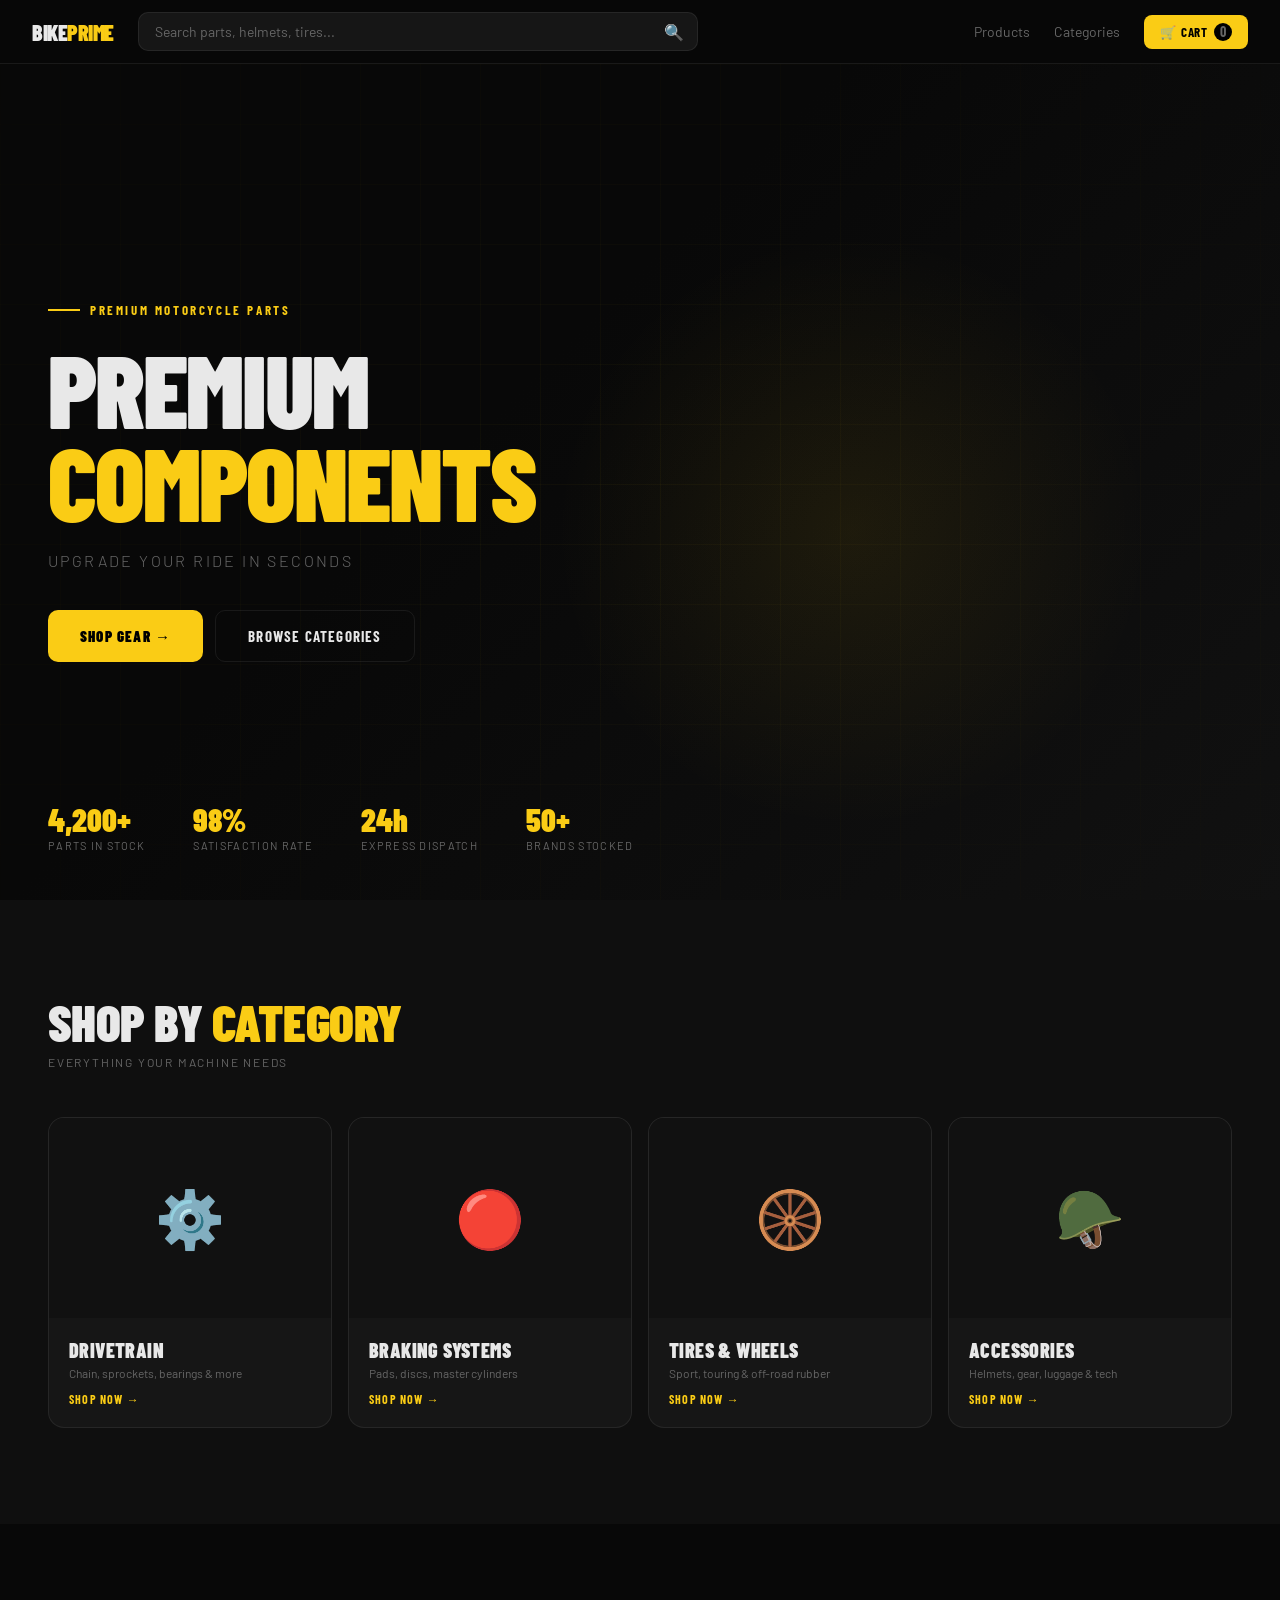
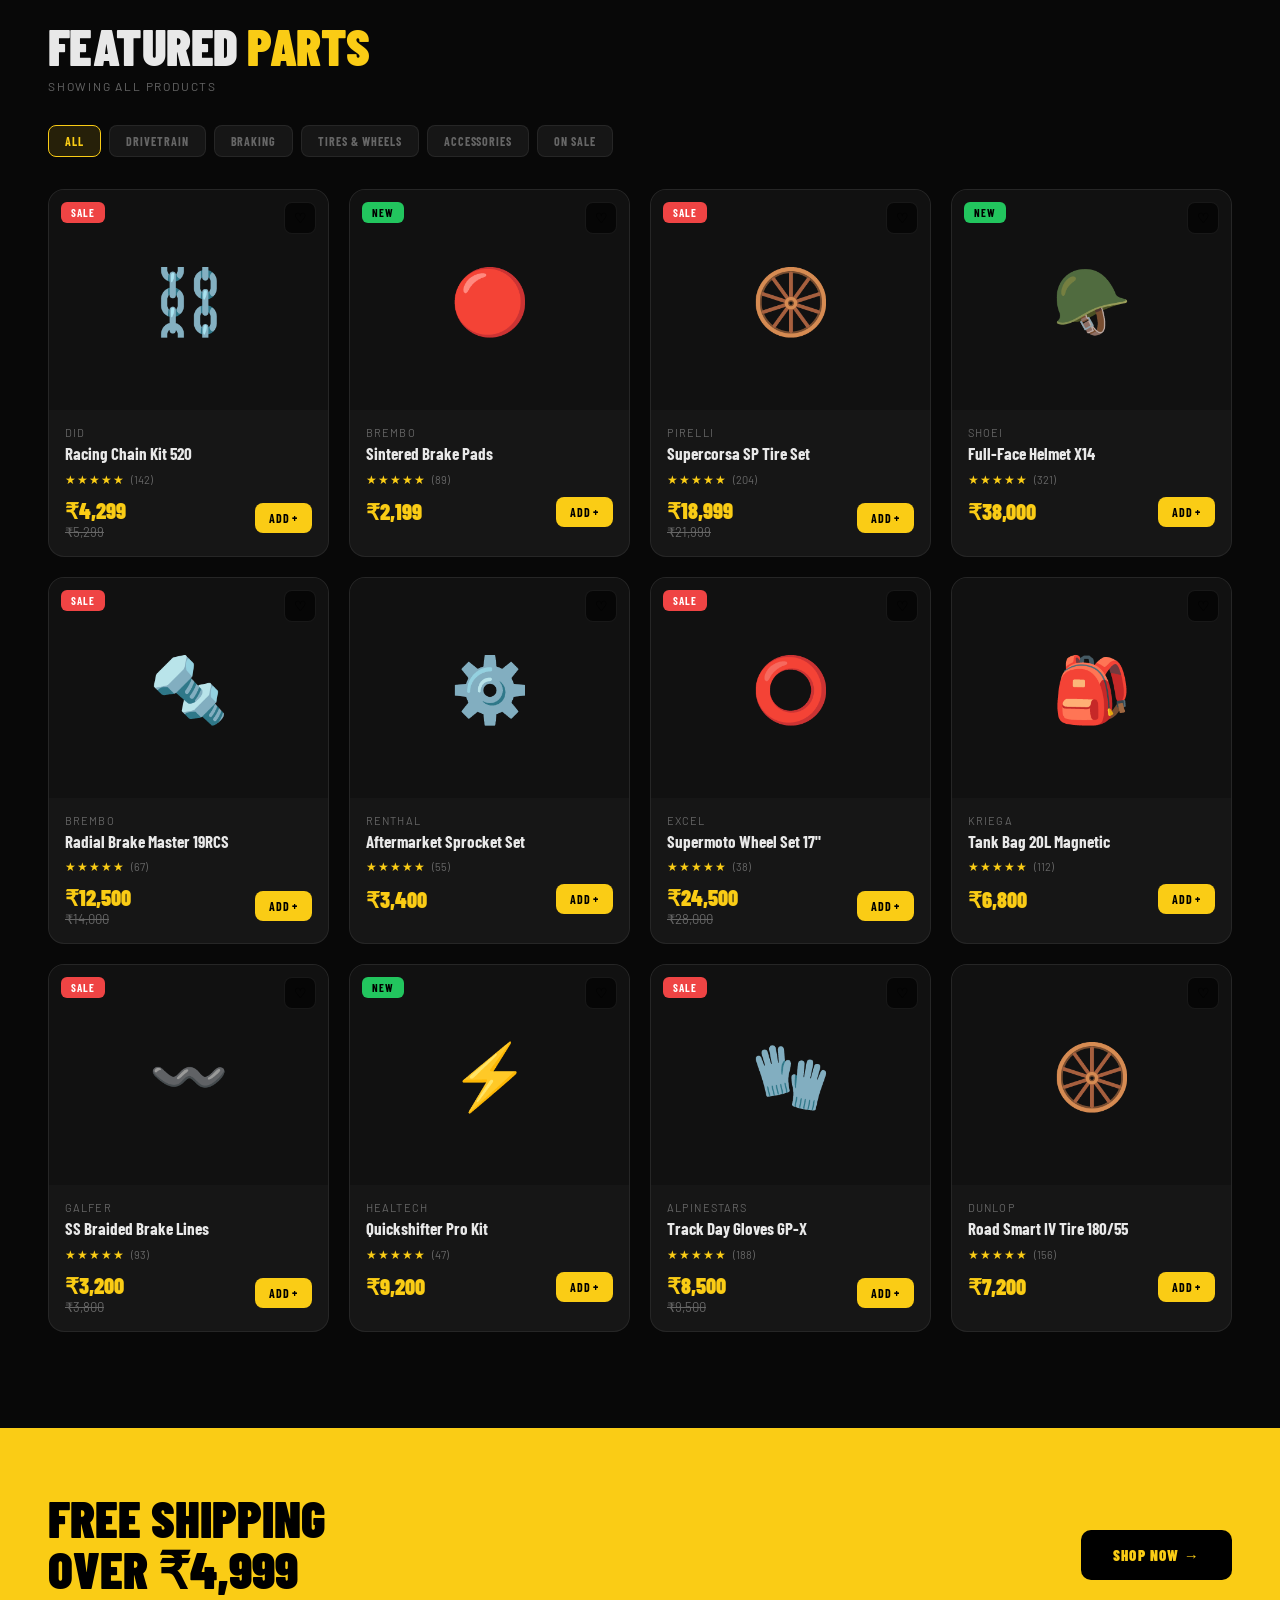
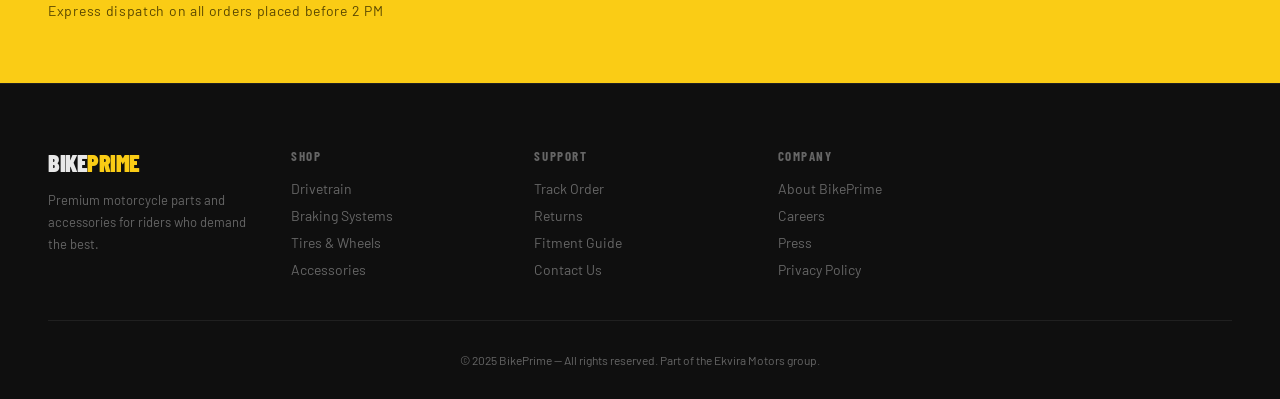
<file: pa.html>
<!DOCTYPE html>
<html lang="en">
<head>
<meta charset="UTF-8">
<meta name="viewport" content="width=device-width, initial-scale=1.0">
<title>BikePrime | Premium Motorcycle Parts</title>
<link href="https://fonts.googleapis.com/css2?family=Barlow+Condensed:wght@400;700;900&family=Barlow:wght@300;400;500&display=swap" rel="stylesheet">
<style>
*,*::before,*::after{box-sizing:border-box;margin:0;padding:0}
:root{
  --yellow:#facc15;
  --yellow-dim:rgba(250,204,21,0.12);
  --bg:#080808;
  --bg2:#0f0f0f;
  --bg3:#161616;
  --border:rgba(255,255,255,0.07);
  --text:#e8e8e8;
  --muted:#666;
  --font-display:'Barlow Condensed',sans-serif;
  --font-body:'Barlow',sans-serif;
}
html{scroll-behavior:smooth}
body{background:var(--bg);color:var(--text);font-family:var(--font-body);overflow-x:hidden}

/* ── SCROLLBAR ── */
::-webkit-scrollbar{width:4px}
::-webkit-scrollbar-track{background:var(--bg)}
::-webkit-scrollbar-thumb{background:#333;border-radius:2px}

/* ── NAVBAR ── */
.navbar{position:fixed;top:0;left:0;width:100%;z-index:100;background:rgba(8,8,8,0.9);backdrop-filter:blur(20px);border-bottom:1px solid var(--border);padding:0 2rem;height:64px;display:flex;align-items:center;gap:1.5rem}
.logo{font-family:var(--font-display);font-size:22px;font-weight:900;letter-spacing:-0.02em;white-space:nowrap}
.logo .highlight{color:var(--yellow)}
.search-container{flex:1;max-width:560px;position:relative}
.search-container input{width:100%;background:var(--bg3);border:1px solid var(--border);color:var(--text);font-family:var(--font-body);font-size:14px;padding:10px 44px 10px 16px;border-radius:10px;outline:none;transition:border-color 0.2s}
.search-container input:focus{border-color:var(--yellow)}
.search-container input::placeholder{color:var(--muted)}
.search-btn{position:absolute;right:10px;top:50%;transform:translateY(-50%);background:none;border:none;cursor:pointer;font-size:16px;color:var(--muted);transition:color 0.2s;padding:4px}
.search-btn:hover{color:var(--yellow)}
.nav-links{display:flex;align-items:center;gap:1.5rem;margin-left:auto}
.nav-links span{font-size:14px;color:var(--muted);cursor:pointer;transition:color 0.2s;white-space:nowrap}
.nav-links span:hover{color:var(--text)}
.cart-btn{display:flex;align-items:center;gap:6px;background:var(--yellow);color:#000;border:none;border-radius:8px;padding:8px 16px;font-family:var(--font-display);font-size:13px;font-weight:700;text-transform:uppercase;letter-spacing:0.06em;cursor:pointer;transition:transform 0.15s;position:relative}
.cart-btn:hover{transform:scale(1.04)}
.cart-count{background:#000;color:var(--yellow);border-radius:50%;width:18px;height:18px;display:flex;align-items:center;justify-content:center;font-size:11px;font-weight:700}

/* ── HERO ── */
.hero{margin-top:64px;position:relative;height:calc(100vh - 64px);min-height:500px;display:flex;align-items:center;overflow:hidden;padding:0 3rem}
.hero-bg{position:absolute;inset:0;background:linear-gradient(135deg,#080808 40%,#111 100%)}
.hero-grid{position:absolute;inset:0;background-image:linear-gradient(rgba(250,204,21,0.04) 1px,transparent 1px),linear-gradient(90deg,rgba(250,204,21,0.04) 1px,transparent 1px);background-size:60px 60px;mask-image:radial-gradient(ellipse 80% 80% at 50% 50%,black 0%,transparent 100%)}
.hero-glow{position:absolute;top:20%;right:10%;width:600px;height:600px;background:radial-gradient(circle,rgba(250,204,21,0.08) 0%,transparent 70%);pointer-events:none}
.hero-content{position:relative;z-index:2;max-width:700px}
.hero-eyebrow{font-family:var(--font-display);font-size:13px;font-weight:700;letter-spacing:0.2em;color:var(--yellow);text-transform:uppercase;margin-bottom:1.5rem;display:flex;align-items:center;gap:10px}
.hero-eyebrow::before{content:'';display:block;width:32px;height:2px;background:var(--yellow)}
.hero h1{font-family:var(--font-display);font-size:clamp(56px,8vw,120px);font-weight:900;line-height:0.9;letter-spacing:-0.02em;text-transform:uppercase;margin-bottom:1.5rem}
.hero h1 .highlight{color:var(--yellow)}
.hero p{font-size:16px;color:var(--muted);letter-spacing:0.15em;text-transform:uppercase;margin-bottom:2.5rem;font-weight:300}
.hero-btns{display:flex;gap:12px;flex-wrap:wrap}
.btn-primary{background:var(--yellow);color:#000;border:none;border-radius:10px;padding:16px 32px;font-family:var(--font-display);font-size:15px;font-weight:900;text-transform:uppercase;letter-spacing:0.08em;cursor:pointer;transition:transform 0.15s}
.btn-primary:hover{transform:scale(1.04)}
.btn-secondary{background:transparent;color:var(--text);border:1px solid var(--border);border-radius:10px;padding:16px 32px;font-family:var(--font-display);font-size:15px;font-weight:700;text-transform:uppercase;letter-spacing:0.08em;cursor:pointer;transition:border-color 0.2s,color 0.2s}
.btn-secondary:hover{border-color:var(--yellow);color:var(--yellow)}
.hero-stats{position:absolute;bottom:3rem;left:3rem;right:3rem;display:flex;gap:3rem;z-index:2}
.stat-item{display:flex;flex-direction:column}
.stat-val{font-family:var(--font-display);font-size:32px;font-weight:900;color:var(--yellow);line-height:1}
.stat-label{font-size:11px;color:var(--muted);text-transform:uppercase;letter-spacing:0.12em;margin-top:4px}

/* ── SECTION TITLES ── */
.section{padding:6rem 3rem}
.section-header{margin-bottom:3rem}
.section-title{font-family:var(--font-display);font-size:clamp(32px,4vw,56px);font-weight:900;text-transform:uppercase;letter-spacing:-0.01em;line-height:1}
.section-title .highlight{color:var(--yellow)}
.section-sub{font-size:12px;color:var(--muted);letter-spacing:0.15em;text-transform:uppercase;margin-top:8px}

/* ── CATEGORIES ── */
.categories{background:var(--bg2)}
.cat-grid{display:grid;grid-template-columns:repeat(auto-fit,minmax(240px,1fr));gap:16px}
.cat-card{background:var(--bg3);border:1px solid var(--border);border-radius:16px;overflow:hidden;cursor:pointer;transition:border-color 0.2s,transform 0.2s;position:relative}
.cat-card:hover{border-color:rgba(250,204,21,0.4);transform:translateY(-4px)}
.cat-img-wrap{height:200px;overflow:hidden;background:#111;position:relative}
.cat-img-wrap img{width:100%;height:100%;object-fit:cover;transition:transform 0.4s}
.cat-card:hover .cat-img-wrap img{transform:scale(1.06)}
.cat-img-placeholder{width:100%;height:100%;display:flex;align-items:center;justify-content:center;font-size:56px}
.cat-body{padding:20px}
.cat-name{font-family:var(--font-display);font-size:20px;font-weight:900;text-transform:uppercase;letter-spacing:0.02em;margin-bottom:4px}
.cat-count{font-size:12px;color:var(--muted)}
.cat-link{display:inline-flex;align-items:center;gap:6px;font-family:var(--font-display);font-size:12px;font-weight:700;text-transform:uppercase;letter-spacing:0.1em;color:var(--yellow);margin-top:12px;text-decoration:none;transition:gap 0.2s}
.cat-card:hover .cat-link{gap:10px}

/* ── PRODUCTS ── */
.products-header{display:flex;align-items:flex-end;justify-content:space-between;margin-bottom:2rem;flex-wrap:gap}
.filter-bar{display:flex;gap:8px;flex-wrap:wrap;margin-bottom:2rem}
.filter-btn{background:var(--bg3);border:1px solid var(--border);color:var(--muted);border-radius:8px;padding:8px 16px;font-family:var(--font-display);font-size:12px;font-weight:700;text-transform:uppercase;letter-spacing:0.08em;cursor:pointer;transition:all 0.15s}
.filter-btn:hover,.filter-btn.active{background:var(--yellow-dim);border-color:var(--yellow);color:var(--yellow)}
.product-grid{display:grid;grid-template-columns:repeat(auto-fill,minmax(260px,1fr));gap:20px}
.product-card{background:var(--bg3);border:1px solid var(--border);border-radius:16px;overflow:hidden;cursor:pointer;transition:border-color 0.2s,transform 0.2s;position:relative}
.product-card:hover{border-color:rgba(250,204,21,0.3);transform:translateY(-3px)}
.product-img-wrap{height:220px;background:#111;position:relative;overflow:hidden;display:flex;align-items:center;justify-content:center;font-size:64px}
.product-img-wrap img{width:100%;height:100%;object-fit:cover;transition:transform 0.4s}
.product-card:hover .product-img-wrap img{transform:scale(1.05)}
.product-badge{position:absolute;top:12px;left:12px;background:var(--yellow);color:#000;font-family:var(--font-display);font-size:11px;font-weight:700;text-transform:uppercase;letter-spacing:0.08em;padding:4px 10px;border-radius:6px}
.product-badge.new{background:#22c55e;color:#000}
.product-badge.sale{background:#ef4444;color:#fff}
.product-wishlist{position:absolute;top:12px;right:12px;background:rgba(0,0,0,0.6);border:1px solid var(--border);border-radius:8px;width:32px;height:32px;display:flex;align-items:center;justify-content:center;cursor:pointer;transition:background 0.2s;font-size:14px}
.product-wishlist:hover,.product-wishlist.active{background:rgba(239,68,68,0.2);border-color:#ef4444}
.product-body{padding:16px}
.product-brand{font-size:11px;color:var(--muted);text-transform:uppercase;letter-spacing:0.1em;margin-bottom:4px}
.product-name{font-family:var(--font-display);font-size:17px;font-weight:700;line-height:1.2;margin-bottom:8px}
.product-rating{display:flex;align-items:center;gap:6px;margin-bottom:10px}
.stars{color:var(--yellow);font-size:12px;letter-spacing:1px}
.rating-count{font-size:11px;color:var(--muted)}
.product-price-row{display:flex;align-items:center;justify-content:space-between;gap:8px}
.product-price{font-family:var(--font-display);font-size:22px;font-weight:900;color:var(--yellow)}
.product-price-old{font-size:13px;color:var(--muted);text-decoration:line-through}
.add-to-cart-btn{background:var(--yellow);color:#000;border:none;border-radius:8px;padding:8px 14px;font-family:var(--font-display);font-size:12px;font-weight:700;text-transform:uppercase;letter-spacing:0.06em;cursor:pointer;transition:transform 0.15s,opacity 0.15s;white-space:nowrap}
.add-to-cart-btn:hover{transform:scale(1.06)}
.add-to-cart-btn:active{transform:scale(0.96)}
.added{background:#22c55e!important}

/* ── BANNER ── */
.promo-banner{background:var(--yellow);padding:4rem 3rem;display:flex;align-items:center;justify-content:space-between;gap:2rem;flex-wrap:wrap}
.promo-text h2{font-family:var(--font-display);font-size:clamp(28px,4vw,52px);font-weight:900;text-transform:uppercase;color:#000;line-height:1}
.promo-text p{font-size:14px;color:#5a4800;margin-top:8px;letter-spacing:0.05em}
.promo-btn{background:#000;color:var(--yellow);border:none;border-radius:10px;padding:16px 32px;font-family:var(--font-display);font-size:15px;font-weight:900;text-transform:uppercase;letter-spacing:0.08em;cursor:pointer;transition:transform 0.15s;white-space:nowrap}
.promo-btn:hover{transform:scale(1.04)}

/* ── CART DRAWER ── */
.cart-overlay{position:fixed;inset:0;background:rgba(0,0,0,0.7);z-index:199;opacity:0;pointer-events:none;transition:opacity 0.3s}
.cart-overlay.open{opacity:1;pointer-events:all}
.cart-drawer{position:fixed;top:0;right:0;width:100%;max-width:420px;height:100%;background:var(--bg2);border-left:1px solid var(--border);z-index:200;transform:translateX(100%);transition:transform 0.35s cubic-bezier(0.4,0,0.2,1);display:flex;flex-direction:column}
.cart-drawer.open{transform:translateX(0)}
.cart-header{padding:1.5rem;border-bottom:1px solid var(--border);display:flex;align-items:center;justify-content:space-between}
.cart-title{font-family:var(--font-display);font-size:20px;font-weight:900;text-transform:uppercase;letter-spacing:0.05em}
.cart-close{background:var(--bg3);border:1px solid var(--border);color:var(--text);border-radius:8px;width:36px;height:36px;display:flex;align-items:center;justify-content:center;cursor:pointer;font-size:18px;transition:border-color 0.2s}
.cart-close:hover{border-color:var(--yellow);color:var(--yellow)}
.cart-items{flex:1;overflow-y:auto;padding:1rem 1.5rem}
.cart-empty{display:flex;flex-direction:column;align-items:center;justify-content:center;height:100%;gap:16px;color:var(--muted)}
.cart-empty-icon{font-size:56px;opacity:0.4}
.cart-empty p{font-family:var(--font-display);font-size:16px;text-transform:uppercase;letter-spacing:0.1em}
.cart-item{display:flex;gap:14px;padding:14px 0;border-bottom:1px solid var(--border);align-items:center}
.cart-item-img{width:60px;height:60px;border-radius:8px;background:var(--bg3);border:1px solid var(--border);display:flex;align-items:center;justify-content:center;font-size:28px;flex-shrink:0;overflow:hidden}
.cart-item-img img{width:100%;height:100%;object-fit:cover}
.cart-item-info{flex:1;min-width:0}
.cart-item-name{font-family:var(--font-display);font-size:14px;font-weight:700;white-space:nowrap;overflow:hidden;text-overflow:ellipsis}
.cart-item-brand{font-size:11px;color:var(--muted);margin-top:2px}
.cart-item-price{font-family:var(--font-display);font-size:16px;font-weight:900;color:var(--yellow);margin-top:4px}
.cart-item-qty{display:flex;align-items:center;gap:8px;margin-top:6px}
.qty-btn{background:var(--bg3);border:1px solid var(--border);color:var(--text);border-radius:6px;width:24px;height:24px;display:flex;align-items:center;justify-content:center;cursor:pointer;font-size:14px;transition:border-color 0.15s}
.qty-btn:hover{border-color:var(--yellow);color:var(--yellow)}
.qty-val{font-family:var(--font-display);font-size:14px;font-weight:700;min-width:20px;text-align:center}
.cart-remove{background:none;border:none;color:var(--muted);cursor:pointer;font-size:16px;padding:4px;transition:color 0.15s;flex-shrink:0}
.cart-remove:hover{color:#ef4444}
.cart-footer{padding:1.5rem;border-top:1px solid var(--border)}
.cart-total-row{display:flex;justify-content:space-between;align-items:center;margin-bottom:16px}
.cart-total-label{font-family:var(--font-display);font-size:13px;text-transform:uppercase;letter-spacing:0.1em;color:var(--muted)}
.cart-total-val{font-family:var(--font-display);font-size:24px;font-weight:900;color:var(--yellow)}
.checkout-btn{width:100%;padding:16px;background:var(--yellow);color:#000;border:none;border-radius:10px;font-family:var(--font-display);font-size:15px;font-weight:900;text-transform:uppercase;letter-spacing:0.08em;cursor:pointer;transition:transform 0.15s}
.checkout-btn:hover{transform:scale(1.02)}

/* ── TOAST ── */
.toast{position:fixed;bottom:2rem;left:50%;transform:translateX(-50%) translateY(80px);background:var(--bg3);border:1px solid rgba(34,197,94,0.4);border-radius:10px;padding:12px 20px;display:flex;align-items:center;gap:10px;z-index:300;opacity:0;transition:all 0.3s;white-space:nowrap}
.toast.show{opacity:1;transform:translateX(-50%) translateY(0)}
.toast-icon{color:#22c55e;font-size:16px}
.toast-msg{font-family:var(--font-display);font-size:13px;font-weight:700;text-transform:uppercase;letter-spacing:0.08em}

/* ── FOOTER ── */
footer{background:var(--bg2);border-top:1px solid var(--border);padding:4rem 3rem 2rem;display:grid;grid-template-columns:repeat(auto-fit,minmax(180px,1fr));gap:2rem}
.footer-brand .logo{font-family:var(--font-display);font-size:24px;font-weight:900;margin-bottom:12px;display:block}
.footer-brand p{font-size:13px;color:var(--muted);line-height:1.7;max-width:220px}
.footer-col h4{font-family:var(--font-display);font-size:13px;font-weight:700;text-transform:uppercase;letter-spacing:0.12em;color:var(--muted);margin-bottom:16px}
.footer-col a{display:block;font-size:14px;color:var(--muted);text-decoration:none;margin-bottom:10px;transition:color 0.2s}
.footer-col a:hover{color:var(--yellow)}
.footer-bottom{grid-column:1/-1;border-top:1px solid var(--border);padding-top:2rem;text-align:center;font-size:12px;color:var(--muted)}

/* ── RESPONSIVE ── */
@media(max-width:768px){
  .navbar{padding:0 1rem;gap:1rem}
  .nav-links span:not(.cart-wrapper){display:none}
  .section{padding:4rem 1.5rem}
  .hero{padding:0 1.5rem}
  .hero-stats{left:1.5rem;right:1.5rem;gap:2rem;flex-wrap:wrap}
  .promo-banner{padding:2.5rem 1.5rem}
  footer{padding:3rem 1.5rem 2rem}
}
</style>
</head>
<body>

<!-- NAVBAR -->
<nav class="navbar">
  <div class="logo">BIKE<span class="highlight">PRIME</span></div>
  <div class="search-container">
    <input type="text" id="searchInput" placeholder="Search parts, helmets, tires..." oninput="handleSearch(this.value)">
    <button class="search-btn">🔍</button>
  </div>
  <div class="nav-links">
    <span onclick="scrollTo({top:document.getElementById('products').offsetTop-80,behavior:'smooth'})">Products</span>
    <span onclick="scrollTo({top:document.getElementById('categories').offsetTop-80,behavior:'smooth'})">Categories</span>
    <span class="cart-wrapper">
      <button class="cart-btn" onclick="toggleCart()">
        🛒 Cart <span class="cart-count" id="cartCount">0</span>
      </button>
    </span>
  </div>
</nav>

<!-- HERO -->
<section class="hero">
  <div class="hero-bg"></div>
  <div class="hero-grid"></div>
  <div class="hero-glow"></div>
  <div class="hero-content">
    <div class="hero-eyebrow">Premium Motorcycle Parts</div>
    <h1>PREMIUM<br><span class="highlight">COMPONENTS</span></h1>
    <p>Upgrade your ride in seconds</p>
    <div class="hero-btns">
      <button class="btn-primary" onclick="scrollTo({top:document.getElementById('products').offsetTop-80,behavior:'smooth'})">Shop Gear →</button>
      <button class="btn-secondary" onclick="scrollTo({top:document.getElementById('categories').offsetTop-80,behavior:'smooth'})">Browse Categories</button>
    </div>
  </div>
  <div class="hero-stats">
    <div class="stat-item"><span class="stat-val">4,200+</span><span class="stat-label">Parts in stock</span></div>
    <div class="stat-item"><span class="stat-val">98%</span><span class="stat-label">Satisfaction rate</span></div>
    <div class="stat-item"><span class="stat-val">24h</span><span class="stat-label">Express dispatch</span></div>
    <div class="stat-item"><span class="stat-val">50+</span><span class="stat-label">Brands stocked</span></div>
  </div>
</section>

<!-- CATEGORIES -->
<section class="section categories" id="categories">
  <div class="section-header">
    <h2 class="section-title">SHOP BY <span class="highlight">CATEGORY</span></h2>
    <p class="section-sub">Everything your machine needs</p>
  </div>
  <div class="cat-grid">
    <div class="cat-card" onclick="filterCategory('Drivetrain')">
      <div class="cat-img-wrap"><div class="cat-img-placeholder">⚙️</div></div>
      <div class="cat-body">
        <div class="cat-name">Drivetrain</div>
        <div class="cat-count">Chain, sprockets, bearings & more</div>
        <a class="cat-link">Shop now →</a>
      </div>
    </div>
    <div class="cat-card" onclick="filterCategory('Braking')">
      <div class="cat-img-wrap"><div class="cat-img-placeholder">🔴</div></div>
      <div class="cat-body">
        <div class="cat-name">Braking Systems</div>
        <div class="cat-count">Pads, discs, master cylinders</div>
        <a class="cat-link">Shop now →</a>
      </div>
    </div>
    <div class="cat-card" onclick="filterCategory('Tires')">
      <div class="cat-img-wrap"><div class="cat-img-placeholder">🛞</div></div>
      <div class="cat-body">
        <div class="cat-name">Tires & Wheels</div>
        <div class="cat-count">Sport, touring & off-road rubber</div>
        <a class="cat-link">Shop now →</a>
      </div>
    </div>
    <div class="cat-card" onclick="filterCategory('Accessories')">
      <div class="cat-img-wrap"><div class="cat-img-placeholder">🪖</div></div>
      <div class="cat-body">
        <div class="cat-name">Accessories</div>
        <div class="cat-count">Helmets, gear, luggage & tech</div>
        <a class="cat-link">Shop now →</a>
      </div>
    </div>
  </div>
</section>

<!-- PRODUCTS -->
<section class="section" id="products">
  <div class="section-header products-header">
    <div>
      <h2 class="section-title">FEATURED <span class="highlight">PARTS</span></h2>
      <p class="section-sub" id="resultsLabel">Showing all products</p>
    </div>
  </div>
  <div class="filter-bar" id="filterBar">
    <button class="filter-btn active" onclick="filterCategory('All')">All</button>
    <button class="filter-btn" onclick="filterCategory('Drivetrain')">Drivetrain</button>
    <button class="filter-btn" onclick="filterCategory('Braking')">Braking</button>
    <button class="filter-btn" onclick="filterCategory('Tires')">Tires & Wheels</button>
    <button class="filter-btn" onclick="filterCategory('Accessories')">Accessories</button>
    <button class="filter-btn" onclick="filterCategory('Sale')">On Sale</button>
  </div>
  <div class="product-grid" id="productGrid"></div>
</section>

<!-- PROMO BANNER -->
<div class="promo-banner">
  <div class="promo-text">
    <h2>FREE SHIPPING<br>OVER ₹4,999</h2>
    <p>Express dispatch on all orders placed before 2 PM</p>
  </div>
  <button class="promo-btn" onclick="scrollTo({top:document.getElementById('products').offsetTop-80,behavior:'smooth'})">Shop Now →</button>
</div>

<!-- FOOTER -->
<footer>
  <div class="footer-brand">
    <span class="logo">BIKE<span class="highlight">PRIME</span></span>
    <p>Premium motorcycle parts and accessories for riders who demand the best.</p>
  </div>
  <div class="footer-col">
    <h4>Shop</h4>
    <a href="#">Drivetrain</a>
    <a href="#">Braking Systems</a>
    <a href="#">Tires & Wheels</a>
    <a href="#">Accessories</a>
  </div>
  <div class="footer-col">
    <h4>Support</h4>
    <a href="#">Track Order</a>
    <a href="#">Returns</a>
    <a href="#">Fitment Guide</a>
    <a href="#">Contact Us</a>
  </div>
  <div class="footer-col">
    <h4>Company</h4>
    <a href="#">About BikePrime</a>
    <a href="#">Careers</a>
    <a href="#">Press</a>
    <a href="#">Privacy Policy</a>
  </div>
  <div class="footer-bottom">© 2025 BikePrime — All rights reserved. Part of the Ekvira Motors group.</div>
</footer>

<!-- CART DRAWER -->
<div class="cart-overlay" id="cartOverlay" onclick="toggleCart()"></div>
<div class="cart-drawer" id="cartDrawer">
  <div class="cart-header">
    <span class="cart-title">Your Cart</span>
    <button class="cart-close" onclick="toggleCart()">✕</button>
  </div>
  <div class="cart-items" id="cartItems"></div>
  <div class="cart-footer" id="cartFooter" style="display:none">
    <div class="cart-total-row">
      <span class="cart-total-label">Total</span>
      <span class="cart-total-val" id="cartTotal">₹0</span>
    </div>
    <button class="checkout-btn" onclick="checkout()">Checkout →</button>
  </div>
</div>

<!-- TOAST -->
<div class="toast" id="toast">
  <span class="toast-icon">✓</span>
  <span class="toast-msg" id="toastMsg">Added to cart</span>
</div>

<script>
const products = [
  { id:1, name:'Racing Chain Kit 520', brand:'DID', category:'Drivetrain', price:4299, oldPrice:5299, badge:'Sale', emoji:'⛓️', rating:4.8, reviews:142 },
  { id:2, name:'Sintered Brake Pads', brand:'Brembo', category:'Braking', price:2199, oldPrice:null, badge:'New', emoji:'🔴', rating:4.9, reviews:89 },
  { id:3, name:'Supercorsa SP Tire Set', brand:'Pirelli', category:'Tires', price:18999, oldPrice:21999, badge:'Sale', emoji:'🛞', rating:4.7, reviews:204 },
  { id:4, name:'Full-Face Helmet X14', brand:'Shoei', category:'Accessories', price:38000, oldPrice:null, badge:'New', emoji:'🪖', rating:4.9, reviews:321 },
  { id:5, name:'Radial Brake Master 19RCS', brand:'Brembo', category:'Braking', price:12500, oldPrice:14000, badge:'Sale', emoji:'🔩', rating:4.8, reviews:67 },
  { id:6, name:'Aftermarket Sprocket Set', brand:'Renthal', category:'Drivetrain', price:3400, oldPrice:null, badge:null, emoji:'⚙️', rating:4.6, reviews:55 },
  { id:7, name:'Supermoto Wheel Set 17"', brand:'Excel', category:'Tires', price:24500, oldPrice:28000, badge:'Sale', emoji:'⭕', rating:4.5, reviews:38 },
  { id:8, name:'Tank Bag 20L Magnetic', brand:'Kriega', category:'Accessories', price:6800, oldPrice:null, badge:null, emoji:'🎒', rating:4.7, reviews:112 },
  { id:9, name:'SS Braided Brake Lines', brand:'Galfer', category:'Braking', price:3200, oldPrice:3800, badge:'Sale', emoji:'〰️', rating:4.8, reviews:93 },
  { id:10, name:'Quickshifter Pro Kit', brand:'Healtech', category:'Drivetrain', price:9200, oldPrice:null, badge:'New', emoji:'⚡', rating:4.9, reviews:47 },
  { id:11, name:'Track Day Gloves GP-X', brand:'Alpinestars', category:'Accessories', price:8500, oldPrice:9500, badge:'Sale', emoji:'🧤', rating:4.7, reviews:188 },
  { id:12, name:'Road Smart IV Tire 180/55', brand:'Dunlop', category:'Tires', price:7200, oldPrice:null, badge:null, emoji:'🛞', rating:4.6, reviews:156 },
];

let cart = [];
let currentFilter = 'All';
let searchQuery = '';

function stars(r){ return '★'.repeat(Math.round(r)) + '☆'.repeat(5 - Math.round(r)); }

function renderProducts(list){
  const grid = document.getElementById('productGrid');
  if(!list.length){ grid.innerHTML = '<p style="color:var(--muted);font-family:var(--font-display);text-transform:uppercase;letter-spacing:0.1em;grid-column:1/-1;padding:3rem 0;text-align:center">No products found</p>'; return; }
  grid.innerHTML = list.map(p => `
    <div class="product-card" id="pc-${p.id}">
      <div class="product-img-wrap">
        <span>${p.emoji}</span>
        ${p.badge ? `<span class="product-badge ${p.badge==='New'?'new':p.badge==='Sale'?'sale':''}">${p.badge}</span>` : ''}
        <button class="product-wishlist" id="wl-${p.id}" onclick="toggleWishlist(${p.id})" title="Wishlist">♡</button>
      </div>
      <div class="product-body">
        <div class="product-brand">${p.brand}</div>
        <div class="product-name">${p.name}</div>
        <div class="product-rating"><span class="stars">${stars(p.rating)}</span><span class="rating-count">(${p.reviews})</span></div>
        <div class="product-price-row">
          <div>
            <div class="product-price">₹${p.price.toLocaleString('en-IN')}</div>
            ${p.oldPrice ? `<div class="product-price-old">₹${p.oldPrice.toLocaleString('en-IN')}</div>` : ''}
          </div>
          <button class="add-to-cart-btn" id="atc-${p.id}" onclick="addToCart(${p.id})">Add +</button>
        </div>
      </div>
    </div>
  `).join('');
}

function filterCategory(cat){
  currentFilter = cat;
  searchQuery = '';
  document.getElementById('searchInput').value = '';
  document.querySelectorAll('.filter-btn').forEach(b => b.classList.toggle('active', b.textContent.trim().replace(' & ',' & ') === cat || (cat==='All' && b.textContent.trim()==='All')));
  applyFilters();
  scrollTo({top:document.getElementById('products').offsetTop-80,behavior:'smooth'});
}

function handleSearch(val){
  searchQuery = val.toLowerCase();
  currentFilter = 'All';
  document.querySelectorAll('.filter-btn').forEach(b => b.classList.toggle('active', b.textContent.trim()==='All'));
  applyFilters();
}

function applyFilters(){
  let list = products;
  if(currentFilter === 'Sale') list = list.filter(p => p.badge === 'Sale');
  else if(currentFilter !== 'All') list = list.filter(p => p.category === currentFilter || p.category.includes(currentFilter));
  if(searchQuery) list = list.filter(p => p.name.toLowerCase().includes(searchQuery) || p.brand.toLowerCase().includes(searchQuery) || p.category.toLowerCase().includes(searchQuery));
  document.getElementById('resultsLabel').textContent = `Showing ${list.length} product${list.length!==1?'s':''}`;
  renderProducts(list);
}

function addToCart(id){
  const p = products.find(x=>x.id===id);
  const ex = cart.find(x=>x.id===id);
  if(ex) ex.qty++;
  else cart.push({...p, qty:1});
  updateCart();
  const btn = document.getElementById('atc-'+id);
  if(btn){ btn.classList.add('added'); btn.textContent='✓ Added'; setTimeout(()=>{ btn.classList.remove('added'); btn.textContent='Add +'; },1500); }
  showToast(p.name + ' added to cart');
}

function removeFromCart(id){ cart = cart.filter(x=>x.id!==id); updateCart(); }
function changeQty(id,delta){ const item=cart.find(x=>x.id===id); if(item){ item.qty+=delta; if(item.qty<=0) removeFromCart(id); else updateCart(); } }

function updateCart(){
  const count = cart.reduce((s,x)=>s+x.qty,0);
  document.getElementById('cartCount').textContent = count;
  const total = cart.reduce((s,x)=>s+(x.price*x.qty),0);
  document.getElementById('cartTotal').textContent = '₹'+total.toLocaleString('en-IN');
  const el = document.getElementById('cartItems');
  const footer = document.getElementById('cartFooter');
  if(!cart.length){
    el.innerHTML = `<div class="cart-empty"><div class="cart-empty-icon">🛒</div><p>Your cart is empty</p></div>`;
    footer.style.display='none';
  } else {
    footer.style.display='block';
    el.innerHTML = cart.map(item=>`
      <div class="cart-item">
        <div class="cart-item-img">${item.emoji}</div>
        <div class="cart-item-info">
          <div class="cart-item-name">${item.name}</div>
          <div class="cart-item-brand">${item.brand}</div>
          <div class="cart-item-price">₹${(item.price*item.qty).toLocaleString('en-IN')}</div>
          <div class="cart-item-qty">
            <button class="qty-btn" onclick="changeQty(${item.id},-1)">−</button>
            <span class="qty-val">${item.qty}</span>
            <button class="qty-btn" onclick="changeQty(${item.id},1)">+</button>
          </div>
        </div>
        <button class="cart-remove" onclick="removeFromCart(${item.id})">✕</button>
      </div>
    `).join('');
  }
}

function toggleCart(){
  document.getElementById('cartDrawer').classList.toggle('open');
  document.getElementById('cartOverlay').classList.toggle('open');
  document.body.style.overflow = document.getElementById('cartDrawer').classList.contains('open') ? 'hidden' : '';
}

function toggleWishlist(id){
  const btn = document.getElementById('wl-'+id);
  if(btn){ btn.classList.toggle('active'); btn.textContent = btn.classList.contains('active') ? '♥' : '♡'; }
}

let toastTimer;
function showToast(msg){
  const t = document.getElementById('toast');
  document.getElementById('toastMsg').textContent = msg;
  t.classList.add('show');
  clearTimeout(toastTimer);
  toastTimer = setTimeout(()=>t.classList.remove('show'),2500);
}

function checkout(){
  const total = document.getElementById('cartTotal').textContent;
  toggleCart();
  cart = [];
  updateCart();
  showToast('Order placed! Total: ' + total);
}

// Init
updateCart();
renderProducts(products);
</script>
</body>
</html>
</file>
